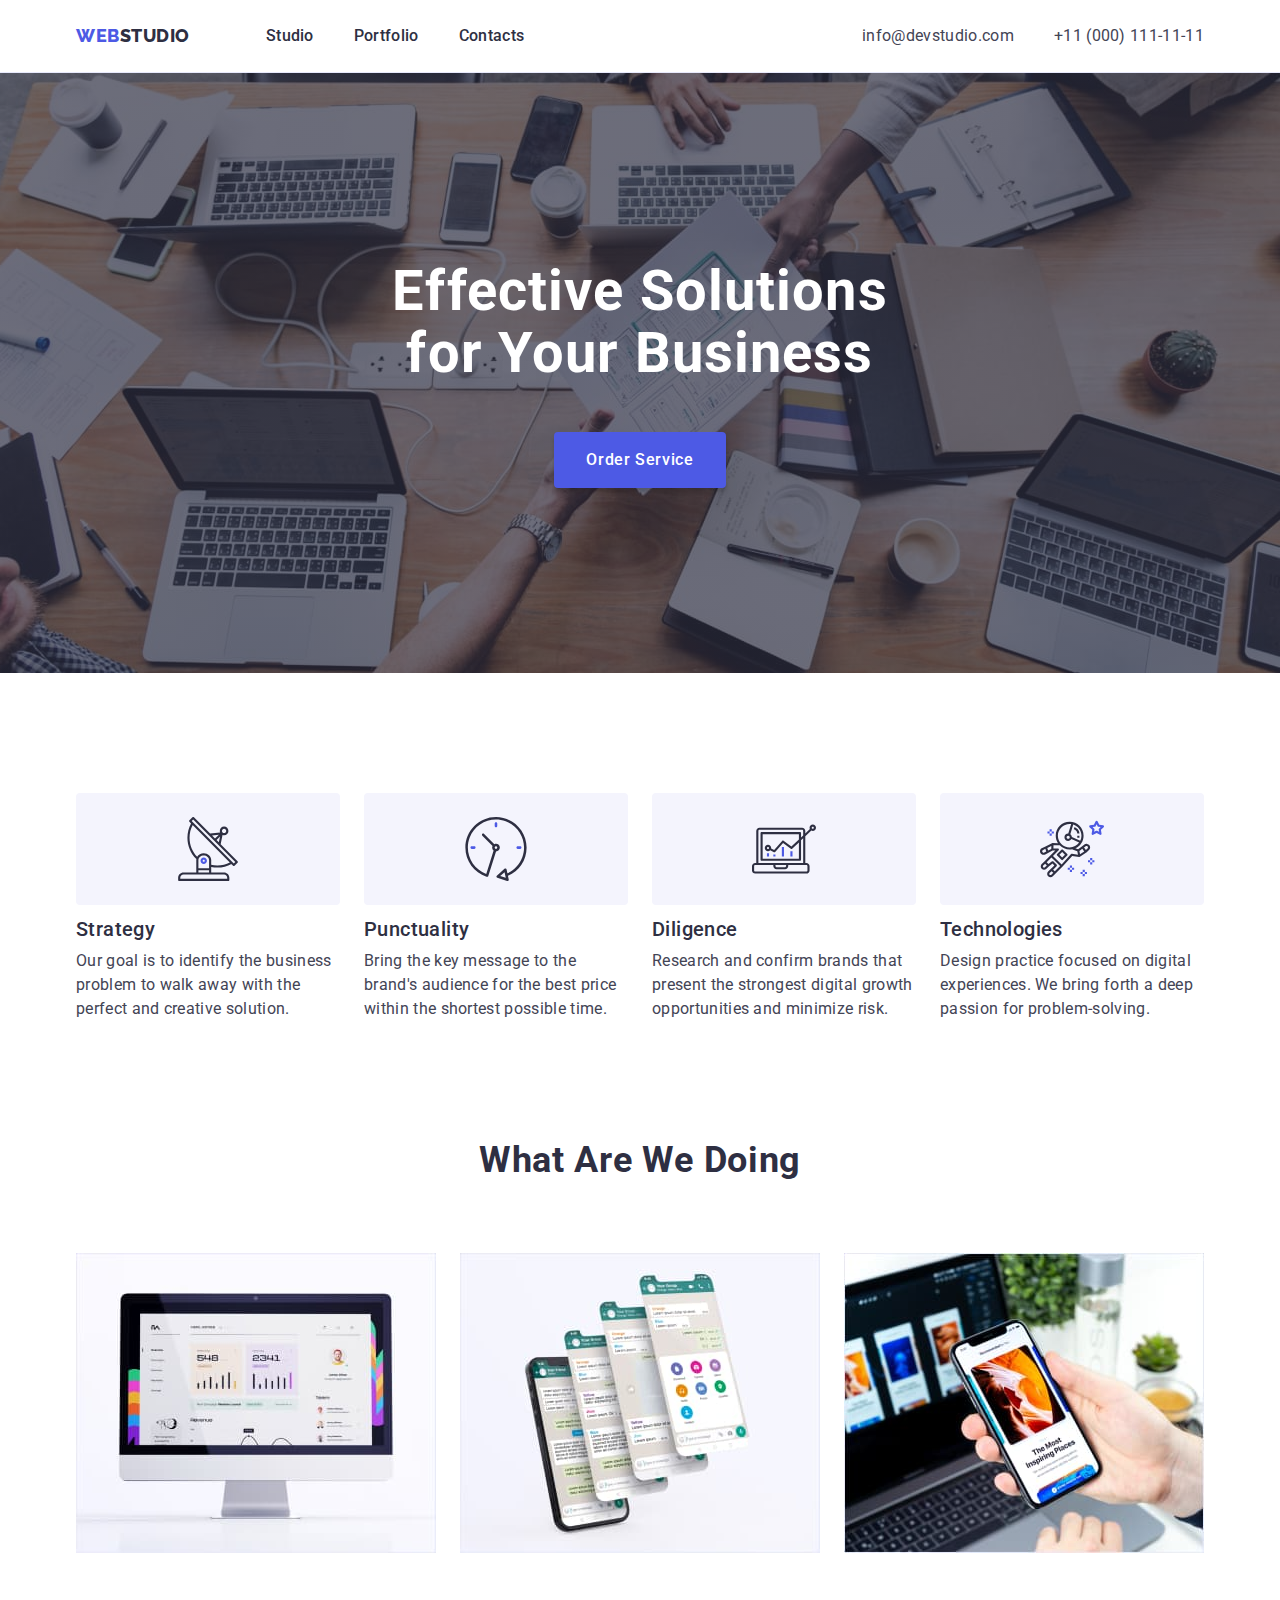
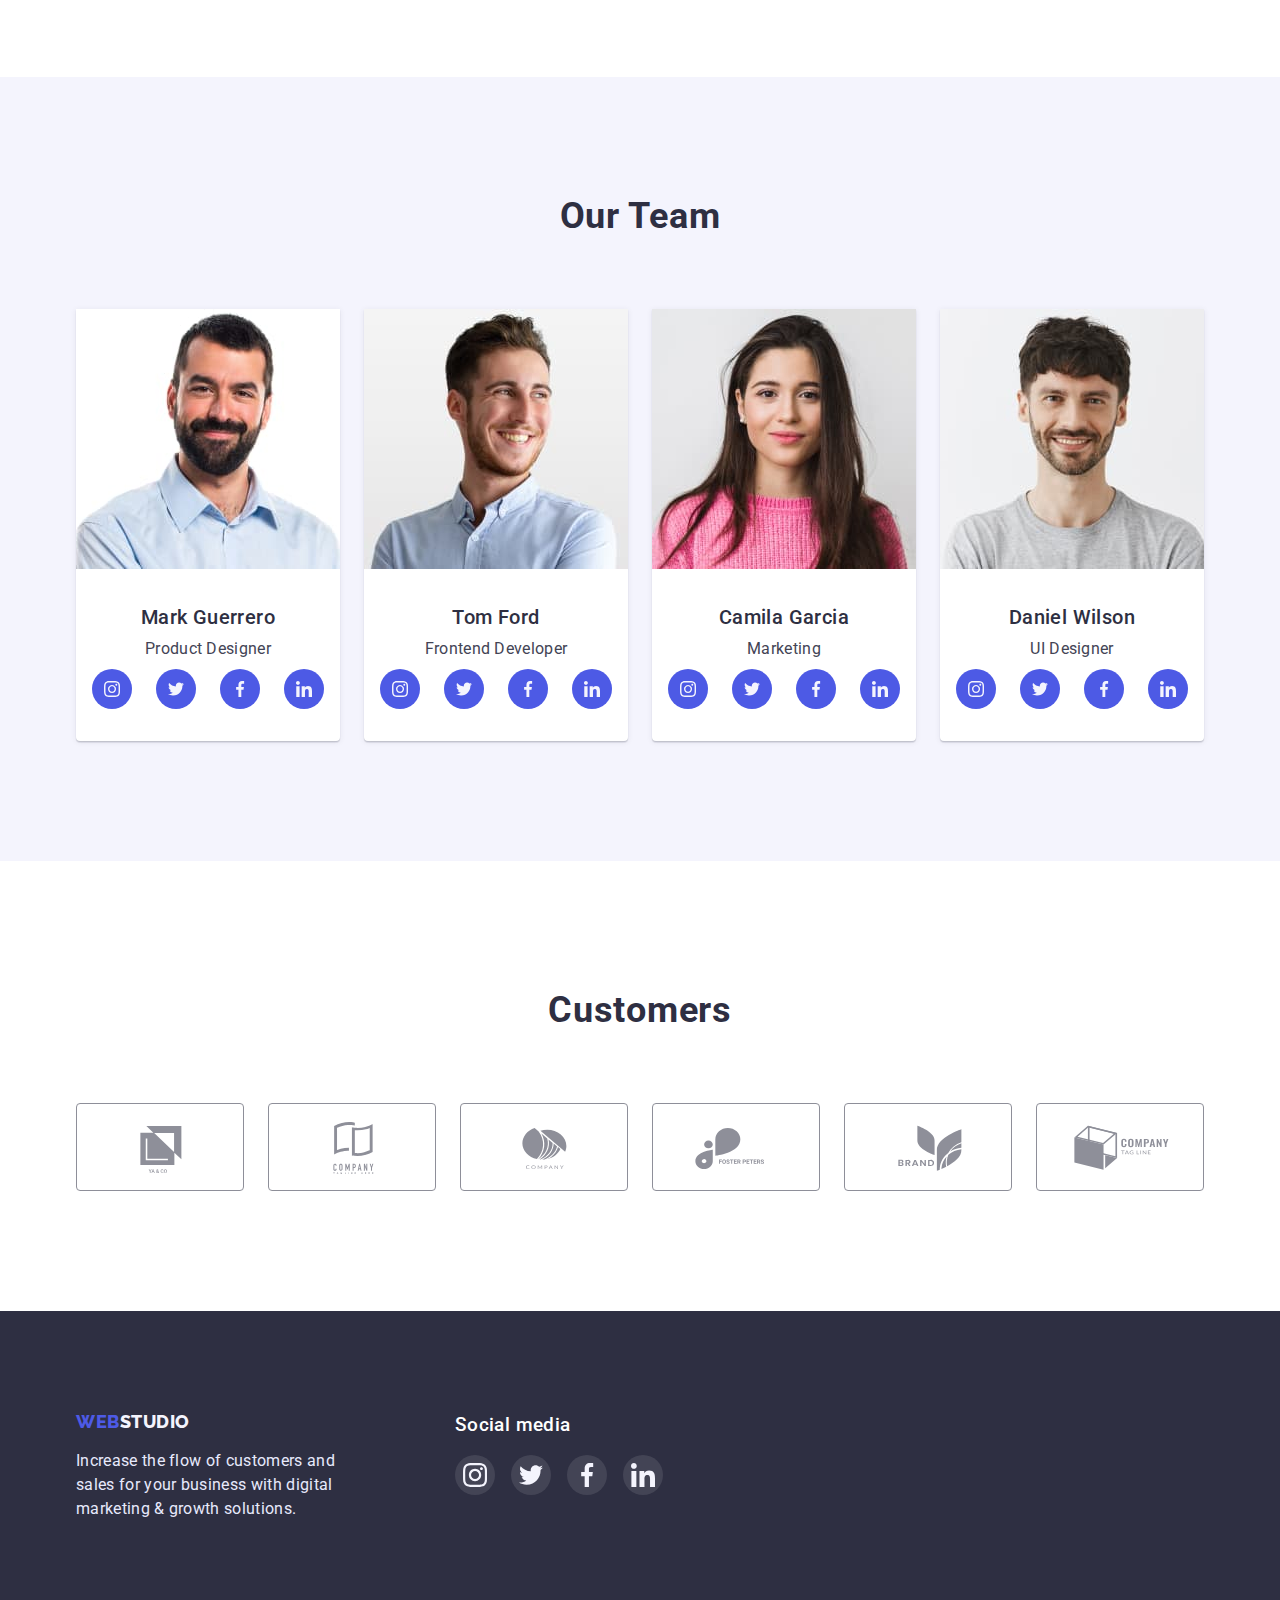
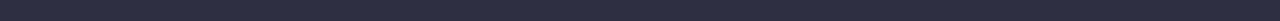
<file: index.html>
<!DOCTYPE html>
<html lang="en">
  <head>
    <meta charset="UTF-8" />
    <meta http-equiv="X-UA-Compatible" content="IE=edge" />
    <meta name="viewport" content="width=device-width, initial-scale=1.0" />
    <link rel="preconnect" href="https://fonts.googleapis.com" />
    <link rel="preconnect" href="https://fonts.gstatic.com" crossorigin />
    <link
      href="https://fonts.googleapis.com/css2?family=Raleway:wght@800&family=Roboto:wght@400;500;700;900&display=swap"
      rel="stylesheet"
    />
    <link
      rel="stylesheet"
      href="https://cdnjs.cloudflare.com/ajax/libs/modern-normalize/1.1.0/modern-normalize.min.css"
    />
    <link rel="stylesheet" href="./css/styles.css" />
    <title>Webstudio</title>
  </head>

  <body>
    <header class="nav-bar">
      <div class="nav-bar-container">
        <div class="logo-nav">
          <a class="logo-top" href=""
            ><span class="web-top">web</span
            ><span class="studio-top">studio</span></a
          >
          <nav>
            <ul class="nav-list">
              <li class="nav-item"><a class="nav-text" href="">Studio</a></li>
              <li class="nav-item">
                <a class="nav-text" href="./portfolio.html">Portfolio</a>
              </li>
              <li class="nav-item"><a class="nav-text" href="">Contacts</a></li>
            </ul>
          </nav>
        </div>
        <address>
          <ul class="address-list">
            <li class="address-item">
              <a class="address-text" href="mailto:info@devstudio.com"
                >info@devstudio.com</a
              >
            </li>
            <li class="address-item">
              <a class="address-text" href="tel:+110001111111"
                >+11 (000) 111-11-11</a
              >
            </li>
          </ul>
        </address>
      </div>
    </header>

    <main>
      <section class="hero">
        <div class="container">
          <h1 class="hero-text">Effective Solutions<br />for Your Business</h1>
          <button class="hero-button" type="button">Order Service</button>
        </div>
      </section>

      <section class="featurs">
        <div class="container">
          <ul class="featurs-list">
            <li class="featurs-item">
              <svg class="featurs-icons">
                <use href="./images/icons.svg#icon-antenna"></use>
              </svg>
              <h3 class="featurs-direction">Strategy</h3>
              <p class="featurs-text">
                Our goal is to identify the business problem to walk away with
                the perfect and creative solution.
              </p>
            </li>
            <li class="featurs-item">
              <svg class="featurs-icons">
                <use
                  class="featurs-icons"
                  href="./images/icons.svg#icon-clock"
                ></use>
              </svg>
              <h3 class="featurs-direction">Punctuality</h3>
              <p class="featurs-text">
                Bring the key message to the brand's audience for the best price
                within the shortest possible time.
              </p>
            </li>
            <li class="featurs-item">
              <svg class="featurs-icons">
                <use
                  class="featurs-icons"
                  href="./images/icons.svg#icon-diagram"
                ></use>
              </svg>
              <h3 class="featurs-direction">Diligence</h3>
              <p class="featurs-text">
                Research and confirm brands that present the strongest digital
                growth opportunities and minimize risk.
              </p>
            </li>
            <li class="featurs-item">
              <svg class="featurs-icons">
                <use
                  class="featurs-icons"
                  href="./images/icons.svg#icon-astronaut"
                ></use>
              </svg>
              <h3 class="featurs-direction">Technologies</h3>
              <p class="featurs-text">
                Design practice focused on digital experiences. We bring forth a
                deep passion for problem-solving.
              </p>
            </li>
          </ul>
        </div>
      </section>

      <section class="samples">
        <div class="container">
          <h2 class="samples-text">What are we doing</h2>
          <ul class="samples-list">
            <li class="samples-item">
              <img src="./images/img1.jpg" alt="monitor" width="360" />
            </li>
            <li class="samples-item">
              <img src="./images/img2.jpg" alt="smartphone" width="360" />
            </li>
            <li class="samples-item">
              <img
                src="./images/img3.jpg"
                alt="smartphone and laptop"
                width="360"
              />
            </li>
          </ul>
        </div>
      </section>

      <section class="team">
        <div class="container">
          <h2 class="team-text">Our Team</h2>
          <ul class="team-list">
            <li class="team-item">
              <img src="./images/mark.jpg" alt="portrait of Mark" width="264" />
              <div class="team-item-text">
                <h3 class="team-name">Mark Guerrero</h3>
                <p class="team-function">Product Designer</p>
                <ul class="team-icons-list">
                  <li>
                    <a class="team-icons" href="">
                      <svg width="16" height="16">
                        <use href="./images/icons.svg#icon-instagrams"></use>
                      </svg>
                    </a>
                  </li>
                  <li>
                    <a class="team-icons" href="">
                      <svg width="16" height="16">
                        <use href="./images/icons.svg#icon-twitters"></use>
                      </svg>
                    </a>
                  </li>
                  <li>
                    <a class="team-icons" href="">
                      <svg width="16" height="16">
                        <use href="./images/icons.svg#icon-facebooks"></use>
                      </svg>
                    </a>
                  </li>
                  <li>
                    <a class="team-icons" href="">
                      <svg width="16" height="16">
                        <use href="./images/icons.svg#icon-linkedins"></use>
                      </svg>
                    </a>
                  </li>
                </ul>
              </div>
            </li>
            <li class="team-item">
              <img src="./images/tom.jpg" alt="portrait of Tom" width="264" />
              <div class="team-item-text">
                <h3 class="team-name">Tom Ford</h3>
                <p class="team-function">Frontend Developer</p>
                <ul class="team-icons-list">
                  <li>
                    <a class="team-icons" href="">
                      <svg width="16" height="16">
                        <use href="./images/icons.svg#icon-instagrams"></use>
                      </svg>
                    </a>
                  </li>
                  <li>
                    <a class="team-icons" href="">
                      <svg width="16" height="16">
                        <use href="./images/icons.svg#icon-twitters"></use>
                      </svg>
                    </a>
                  </li>
                  <li>
                    <a class="team-icons" href="">
                      <svg width="16" height="16">
                        <use href="./images/icons.svg#icon-facebooks"></use>
                      </svg>
                    </a>
                  </li>
                  <li>
                    <a class="team-icons" href="">
                      <svg width="16" height="16">
                        <use href="./images/icons.svg#icon-linkedins"></use>
                      </svg>
                    </a>
                  </li>
                </ul>
              </div>
            </li>
            <li class="team-item">
              <img
                src="./images/camila.jpg"
                alt="portrait of Camila"
                width="264"
              />
              <div class="team-item-text">
                <h3 class="team-name">Camila Garcia</h3>
                <p class="team-function">Marketing</p>
                <ul class="team-icons-list">
                  <li>
                    <a class="team-icons" href="">
                      <svg width="16" height="16">
                        <use href="./images/icons.svg#icon-instagrams"></use>
                      </svg>
                    </a>
                  </li>
                  <li>
                    <a class="team-icons" href="">
                      <svg width="16" height="16">
                        <use href="./images/icons.svg#icon-twitters"></use>
                      </svg>
                    </a>
                  </li>
                  <li>
                    <a class="team-icons" href="">
                      <svg width="16" height="16">
                        <use href="./images/icons.svg#icon-facebooks"></use>
                      </svg>
                    </a>
                  </li>
                  <li>
                    <a class="team-icons" href="">
                      <svg width="16" height="16">
                        <use href="./images/icons.svg#icon-linkedins"></use>
                      </svg>
                    </a>
                  </li>
                </ul>
              </div>
            </li>
            <li class="team-item">
              <img
                src="./images/daniel.jpg"
                alt="portrait of Daniel"
                width="264"
              />
              <div class="team-item-text">
                <h3 class="team-name">Daniel Wilson</h3>
                <p class="team-function">UI Designer</p>
                <ul class="team-icons-list">
                  <li>
                    <a class="team-icons" href="">
                      <svg width="16" height="16">
                        <use href="./images/icons.svg#icon-instagrams"></use>
                      </svg>
                    </a>
                  </li>
                  <li>
                    <a class="team-icons" href="">
                      <svg width="16" height="16">
                        <use href="./images/icons.svg#icon-twitters"></use>
                      </svg>
                    </a>
                  </li>
                  <li>
                    <a class="team-icons" href="">
                      <svg width="16" height="16">
                        <use href="./images/icons.svg#icon-facebooks"></use>
                      </svg>
                    </a>
                  </li>
                  <li>
                    <a class="team-icons" href="">
                      <svg width="16" height="16">
                        <use href="./images/icons.svg#icon-linkedins"></use>
                      </svg>
                    </a>
                  </li>
                </ul>
              </div>
            </li>
          </ul>
        </div>
      </section>

      <section class="customers">
        <div class="container">
          <h2 class="customers-text">Customers</h2>
          <ul class="customers-list">
            <li>
              <a class="customers-items" href="">
                <svg class="customers-icons" width="104" height="56">
                  <use href="./images/icons.svg#icon-yaendco"></use>
                </svg>
              </a>
            </li>
            <li>
              <a class="customers-items" href="">
                <svg class="customers-icons" width="104" height="56">
                  <use href="./images/icons.svg#icon-taghere"></use>
                </svg>
              </a>
            </li>
            <li>
              <a class="customers-items" href="">
                <svg class="customers-icons" width="104" height="56">
                  <use href="./images/icons.svg#icon-company"></use>
                </svg>
              </a>
            </li>
            <li>
              <a class="customers-items" href="">
                <svg class="customers-icons" width="104" height="56">
                  <use href="./images/icons.svg#icon-foster"></use>
                </svg>
              </a>
            </li>
            <li>
              <a class="customers-items" href="">
                <svg class="customers-icons" width="104" height="56">
                  <use href="./images/icons.svg#icon-brand"></use>
                </svg>
              </a>
            </li>
            <li>
              <a class="customers-items" href="">
                <svg class="customers-icons" width="104" height="56">
                  <use href="./images/icons.svg#icon-tagline"></use>
                </svg>
              </a>
            </li>
          </ul>
        </div>
      </section>
    </main>

    <footer class="foot">
      <div class="foot-container">
        <div class="foot-logo">
          <a class="logo-bottom" href=""
            ><span class="web-bottom">web</span
            ><span class="studio-bottom">studio</span></a
          >
          <p class="advise">
            Increase the flow of customers and<br />sales for your business with
            digital<br />marketing & growth solutions.
          </p>
        </div>
        <div class="foot-network">
          <h3 class="foot-network-text">Social media</h3>
          <ul class="foot-network-list">
            <li>
              <a class="foot-icons" href="">
                <svg width="24" height="24">
                  <use href="./images/icons.svg#icon-instagramb"></use>
                </svg>
              </a>
            </li>
            <li>
              <a class="foot-icons" href="">
                <svg width="24" height="24">
                  <use href="./images/icons.svg#icon-twitterb"></use>
                </svg>
              </a>
            </li>
            <li>
              <a class="foot-icons" href="">
                <svg width="24" height="24">
                  <use href="./images/icons.svg#icon-facebookb"></use>
                </svg>
              </a>
            </li>
            <li>
              <a class="foot-icons" href="">
                <svg width="24" height="24">
                  <use href="./images/icons.svg#icon-linkedinb"></use>
                </svg>
              </a>
            </li>
          </ul>
        </div>
      </div>
    </footer>
  </body>
</html>
</file>
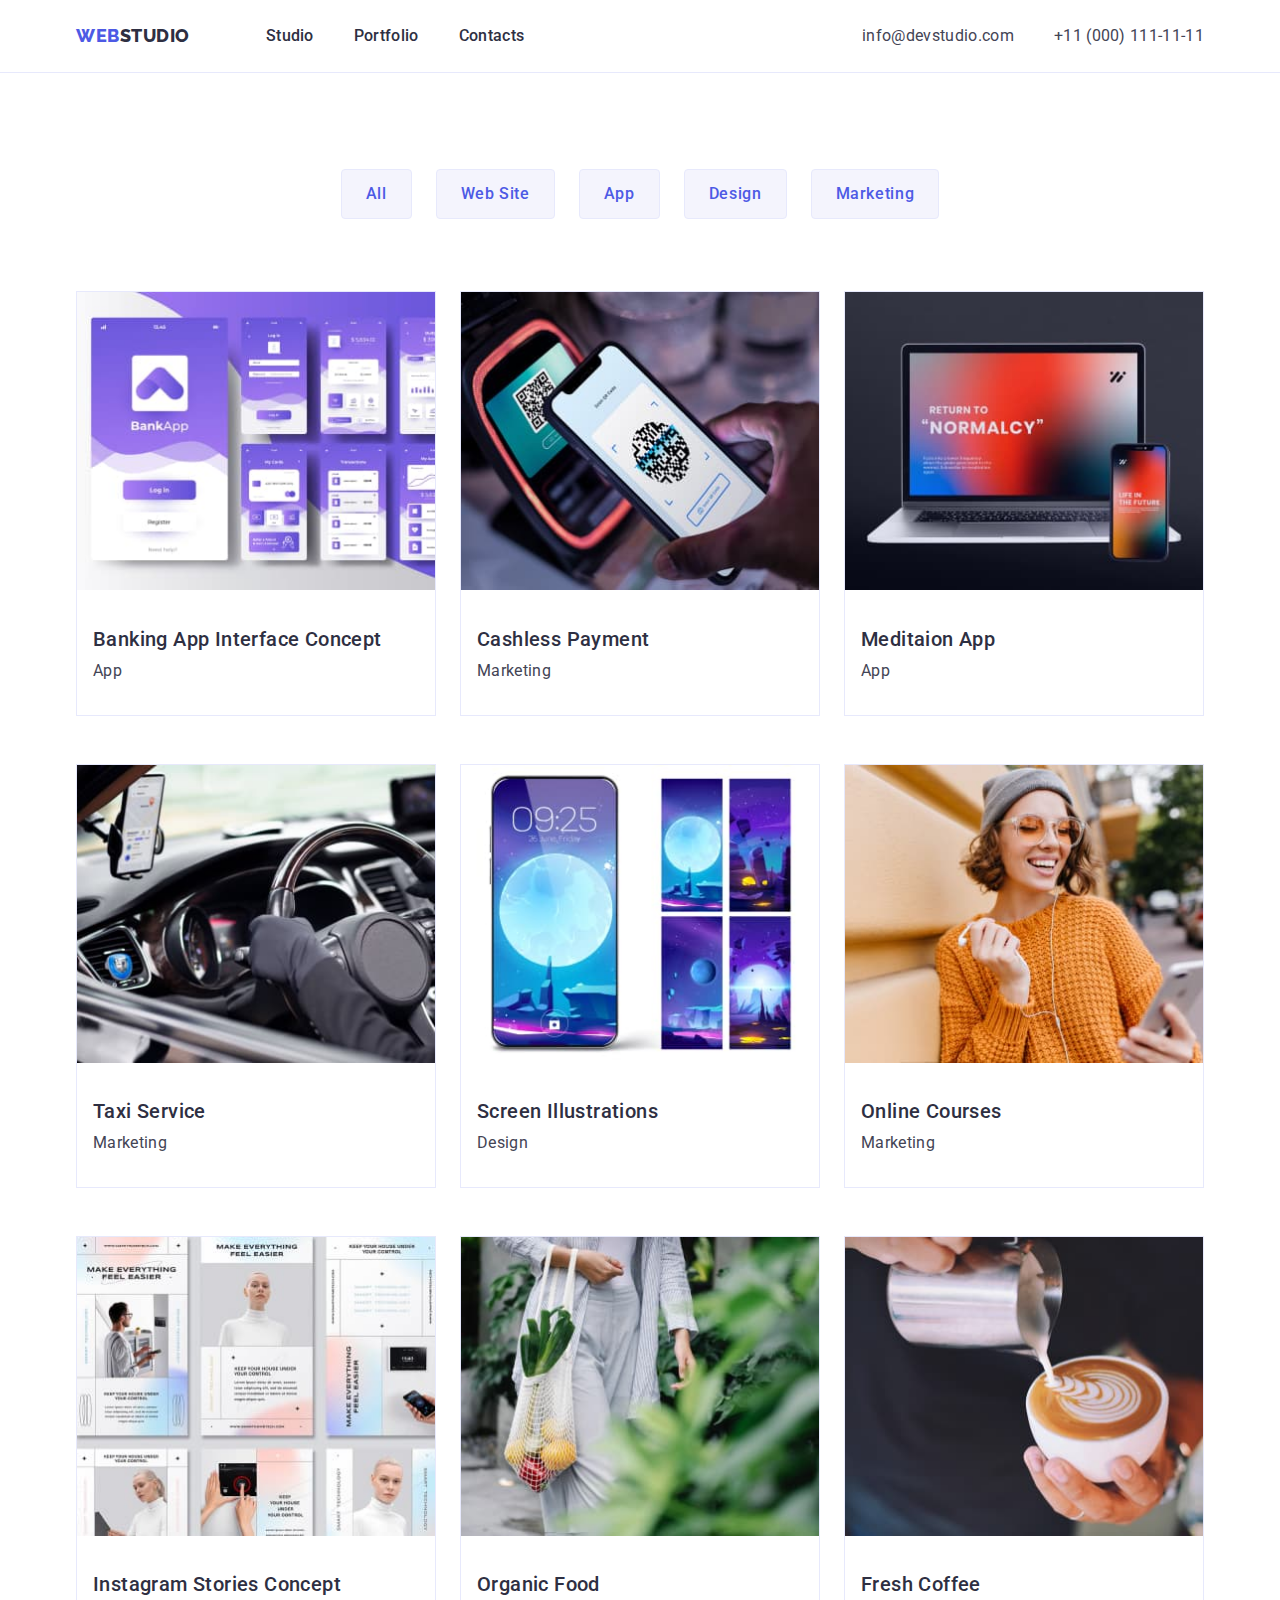
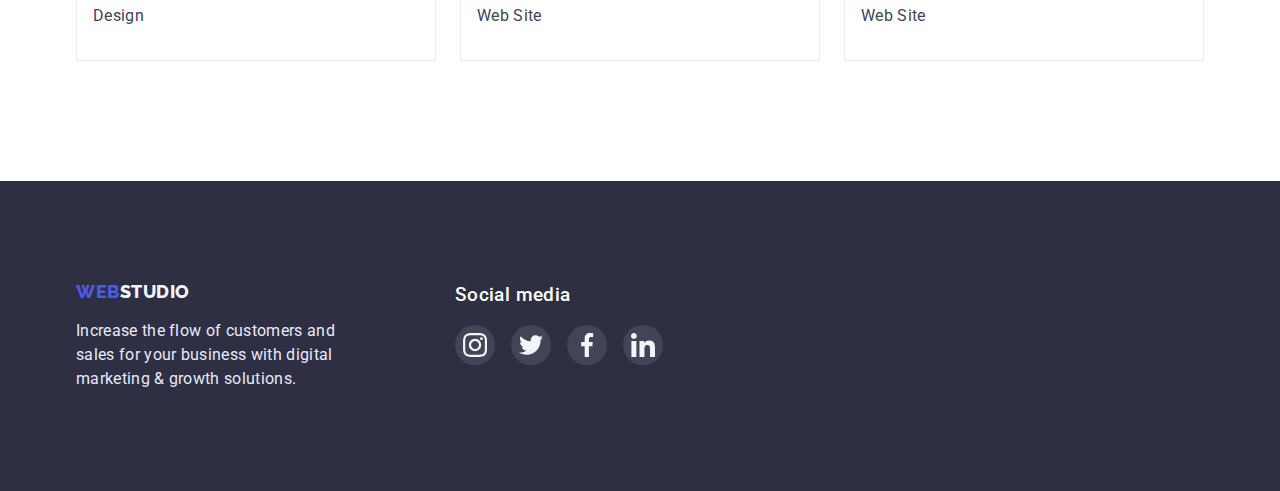
<file: portfolio.html>
<!DOCTYPE html>
<html lang="en">

<head>
  <meta charset="UTF-8" />
  <meta http-equiv="X-UA-Compatible" content="IE=edge" />
  <meta name="viewport" content="width=device-width, initial-scale=1.0" />
  <link rel="preconnect" href="https://fonts.googleapis.com" />
  <link rel="preconnect" href="https://fonts.gstatic.com" crossorigin />
  <link href="https://fonts.googleapis.com/css2?family=Raleway:wght@800&family=Roboto:wght@400;500;700;900&display=swap"
    rel="stylesheet" />
  <link rel="stylesheet"
    href="https://cdnjs.cloudflare.com/ajax/libs/modern-normalize/1.1.0/modern-normalize.min.css" />
  <link rel="stylesheet" href="./css/styles.css" />
  <title>Webstudio</title>
</head>

<body>
  <header class="nav-bar">
      <div class="nav-bar-container">
        <div class="logo-nav">
          <a class="logo-top" href="./index.html"
            ><span class="web-top">web</span
            ><span class="studio-top">studio</span></a
          >
          <nav>
            <ul class="nav-list">
              <li class="nav-item"><a class="nav-text" href="./index.html">Studio</a></li>
              <li class="nav-item">
                <a class="nav-text" href="">Portfolio</a>
              </li>
              <li class="nav-item"><a class="nav-text" href="">Contacts</a></li>
            </ul>
          </nav>
        </div>
        <address>
          <ul class="address-list">
            <li class="address-item">
              <a class="address-text" href="mailto:info@devstudio.com"
                >info@devstudio.com</a
              >
            </li>
            <li class="address-item">
              <a class="address-text" href="tel:+110001111111"
                >+11 (000) 111-11-11</a
              >
            </li>
          </ul>
        </address>
      </div>
    </header>

  <main>
    <section class="projects">
      <div class="container">
        <ul class="filters-list">
          <li class="filters-item"><button class="filters-text" type="button">All</button></li>
          <li class="filters-item"><button class="filters-text" type="button">Web Site</button></li>
          <li class="filters-item"><button class="filters-text" type="button">App</button></li>
          <li class="filters-item"><button class="filters-text" type="button">Design</button></li>
          <li class="filters-item"><button class="filters-text" type="button">Marketing</button></li>
        </ul>
        <ul class="projects-list">
          <li class="projects-item">
            <img src="./images/img1-1.jpg" alt="bank app screenshots" width="358" />
            <div class="projects-card">
              <h3 class="projects-direction">Banking App Interface Concept</h3>
              <p class="projects-text">App</h4>
            </div>
          </li>
          <li class="projects-item">
            <img src="./images/img1-2.jpg" alt="smartphone scans qr code" width="358" />
            <div class="projects-card">
              <h3 class="projects-direction">Cashless Payment</h3>
              <p class="projects-text">Marketing</h4>
            </div>
          </li>
          <li class="projects-item">
            <img src="./images/img1-3.jpg" alt="laptop and smartphone with app on screens" width="358" />
            <div class="projects-card">
              <h3 class="projects-direction">Meditaion App</h3>
              <p class="projects-text">App</h4>
            </div>
          </li>
          <li class="projects-item">
            <img src="./images/img2-1.jpg" alt="view of the driver's seat through the window" width="358" />
            <div class="projects-card">
              <h3 class="projects-direction">Taxi Service</h3>
              <p class="projects-text">Marketing</h4>
            </div>
          </li>
          <li class="projects-item">
            <img src="./images/img2-2.jpg" alt="phone and four screensavers to choose from" width="358" />
            <div class="projects-card">
              <h3 class="projects-direction">Screen Illustrations</h3>
              <p class="projects-text">Design</h4>
            </div>
          </li>
          <li class="projects-item">
            <img src="./images/img2-3.jpg" alt="girl with phone in hand" width="358" />
            <div class="projects-card">
              <h3 class="projects-direction">Online Courses</h3>
              <p class="projects-text">Marketing</h4>
            </div>
          </li>
          <li class="projects-item">
            <img src="./images/img3-1.jpg" alt="screenshots from instagram" width="358" />
            <div class="projects-card">
              <h3 class="projects-direction">Instagram Stories Concept</h3>
              <p class="projects-text">Design</h4>
            </div>
          </li>
          <li class="projects-item">
            <img src="./images/img3-2.jpg" alt="woman with a bag of vegetables" width="358" />
            <div class="projects-card">
              <h3 class="projects-direction">Organic Food</h3>
              <p class="projects-text">Web Site</h4>
            </div>
          </li>
          <li class="projects-item">
            <img src="./images/img3-3.jpg" alt="a cup of coffee" width="358" />
            <div class="projects-card">
              <h3 class="projects-direction">Fresh Coffee</h3>
              <p class="projects-text">Web Site</h4>
            </div>
          </li>
        </ul>
      </div>
    </section>
  </main>

   <footer class="foot">
      <div class="foot-container">
        <div class="foot-logo">
          <a class="logo-bottom" href="./index.html"
            ><span class="web-bottom">web</span
            ><span class="studio-bottom">studio</span></a
          >
          <p class="advise">
            Increase the flow of customers and<br />sales for your business with
            digital<br />marketing & growth solutions.
          </p>
        </div>
        <div class="foot-network">
          <h3 class="foot-network-text">Social media</h3>
          <ul class="foot-network-list">
            <li>
              <a class="foot-icons" href="">
                <svg width="24" height="24">
                  <use href="./images/icons.svg#icon-instagramb"></use>
                </svg>
              </a>
            </li>
            <li>
              <a class="foot-icons" href="">
                <svg width="24" height="24">
                  <use href="./images/icons.svg#icon-twitterb"></use>
                </svg>
              </a>
            </li>
            <li>
              <a class="foot-icons" href="">
                <svg width="24" height="24">
                  <use href="./images/icons.svg#icon-facebookb"></use>
                </svg>
              </a>
            </li>
            <li>
              <a class="foot-icons" href="">
                <svg width="24" height="24">
                  <use href="./images/icons.svg#icon-linkedinb"></use>
                </svg>
              </a>
            </li>
          </ul>
        </div>
      </div>
    </footer>
</body>

</html>
</file>
<file: css/styles.css>
:root {
  --font-weight-h: 500;
  --font-weight-hh: 700;
  --font-size-h: 20px;
  --font-size-hh: 36px;
  --line-height-hh: 1.1;
  --line-height-h: 1.2;
  --line-height-p: 1.5;
  --letter-spacing-h: 0.04em;
  --letter-spacing-p: 0.02em;
  --text-color: #434455;
  --hero-color: #2e2f42;
  --links-color: #4d5ae5;
  --hover-color: #404bbf;
  --magic-color: #ffffff;
  --accent-color: #e7e9fc;
  --background-color: #f4f4fd;
}

body {
  font-family: "Roboto", sans-serif;
  font-style: normal;
  background: #e5e5e5;
  color: var(--hero-color);
}

.container {
  width: 1158px;
  margin: 0 auto;
  padding-left: 15px;
  padding-right: 15px;
}

.nav-list,
.address-list,
.featurs-list,
.samples-list,
.team-list,
.filters-list,
.projects-list,
.customers-list,
.team-icons-list,
.foot-network-list,
.customers-list {
  list-style-type: none;
}

.filters-item:not(:last-child),
.featurs-item:not(:last-child),
.samples-item:not(:last-child),
.team-item:not(:last-child) {
  margin-right: 24px;
}

/* .featurs-item + .featurs-item = .featurs-item:not(:last-child) */

/* header */

.nav-bar {
  display: flex;
  padding-top: 24px;
  padding-bottom: 24px;
  background-color: var(--magic-color);
  border-bottom: 1px solid #e7e9fc;
}

.nav-bar-container {
  display: flex;
  justify-content: space-between;
  align-items: center;
  width: 1158px;
  margin: 0 auto;
  padding-left: 15px;
  padding-right: 15px;
}

.logo-nav {
  display: flex;
}

.logo-top {
  margin-right: 76px;
  text-decoration: none;
}

.web-top,
.studio-top {
  font-family: "Raleway";
  font-weight: 800;
  font-size: 18px;
  line-height: 1.3;
  letter-spacing: 0.03em;
  text-transform: uppercase;
}

.web-top {
  color: var(--links-color);
}

.studio-top {
  color: var(--hero-color);
}

.nav-list {
  display: flex;
  margin: 0;
  padding-left: 0;
}

.nav-item:not(:last-child),
.address-item:not(:last-child) {
  margin-right: 40px;
}

.nav-text {
  font-weight: var(--font-weight-h);
  line-height: var(--line-height-p);
  letter-spacing: var(--letter-spacing-p);
  color: var(--hero-color);
  text-decoration: none;
}

.address-list {
  display: flex;
  margin: 0;
  padding-left: 0;
}

.address-text {
  font-style: normal;
  line-height: var(--line-height-p);
  letter-spacing: var(--letter-spacing-p);
  color: var(--text-color);
  text-decoration: none;
}

.nav-text:hover,
.nav-text:focus,
.address-text:hover,
.address-text:focus {
  color: var(--hover-color);
}

/* main */

main {
  background-color: var(--magic-color);
}

/* hero */

.hero {
  max-width: 1440px;
  height: 600px;
  margin: 0 auto;
  padding-top: 188px;
  padding-bottom: 188px;
  text-align: center;
  background-color: var(--hero-color);
  background-image: linear-gradient(
      to right,
      rgba(46, 47, 66, 0.7),
      rgba(46, 47, 66, 0.7)
    ),
    url("../images/people-office.jpg");
  background-position: center;
}

.hero-text {
  margin: 0;
  font-weight: 700;
  font-size: 56px;
  line-height: 1.1;
  letter-spacing: 0.02em;
  color: var(--magic-color);
}

.hero-button {
  margin-top: 48px;
  padding: 16px 32px;
  font-family: "Roboto", sans-serif;
  font-style: normal;
  font-weight: var(--font-weight-h);
  line-height: var(--line-height-p);
  letter-spacing: var(--letter-spacing-h);
  background: var(--links-color);
  color: var(--magic-color);
  border: 0;
  box-shadow: 0px 4px 4px rgba(0, 0, 0, 0.15);
  border-radius: 4px;
  cursor: pointer;
}

.hero-button:hover,
.hero-button:focus {
  background: var(--hover-color);
}

/* feature */

.featurs {
  padding-top: 120px;
  padding-bottom: 120px;
}

.featurs-list {
  display: flex;
  margin: 0;
  padding-left: 0;
}

.featurs-icons {
  width: 264px;
  height: 112px;
  padding: 24px 100px;
  background: var(--background-color);
  border-radius: 4px;
}

.featurs-direction {
  margin: 0;
  margin-top: 8px;
  font-weight: var(--font-weight-h);
  font-size: var(--font-size-h);
  line-height: var(--line-height-h);
  letter-spacing: var(--letter-spacing-p);
  color: var(--hero-color);
}

.featurs-text {
  width: 264px;
  margin-top: 8px;
  margin-bottom: 0;
  line-height: var(--line-height-p);
  letter-spacing: var(--letter-spacing-p);
  color: var(--text-color);
}

/* samples */

.samples {
  padding-bottom: 120px;
}

.samples-text {
  margin-top: 0;
  margin-bottom: 72px;
  font-weight: var(--font-weight-hh);
  font-size: var(--font-size-hh);
  line-height: var(--line-height-hh);
  text-align: center;
  letter-spacing: 0.02em;
  text-transform: capitalize;
  color: var(--hero-color);
}

.samples-list {
  display: flex;
  margin: 0;
  padding-left: 0;
}

/* team */

.team {
  padding-top: 120px;
  padding-bottom: 120px;
  background-color: var(--background-color);
}

.team-text {
  margin-top: 0;
  margin-bottom: 72px;
  font-weight: var(--font-weight-hh);
  font-size: var(--font-size-hh);
  line-height: var(--line-height-hh);
  text-align: center;
  letter-spacing: 0.02em;
  text-transform: capitalize;
  color: var(--hero-color);
}

.team-list {
  display: flex;
  margin: 0;
  padding-left: 0;
}

.team-item {
  width: 264px;
  background: var(--magic-color);
  box-shadow: 0px 1px 6px rgba(46, 47, 66, 0.08),
    0px 1px 1px rgba(46, 47, 66, 0.16), 0px 2px 1px rgba(46, 47, 66, 0.08);
  border-radius: 0px 0px 4px 4px;
}

.team-name {
  margin-top: 0;
  margin-bottom: 8px;
  font-weight: var(--font-weight-h);
  font-size: var(--font-size-h);
  line-height: var(--line-height-h);
  text-align: center;
  letter-spacing: var(--letter-spacing-p);
  color: var(--hero-color);
}

.team-function {
  margin-top: 0;
  margin-bottom: 0;
  line-height: var(--line-height-p);
  text-align: center;
  letter-spacing: var(--letter-spacing-p);
  color: var(--text-color);
}

.team-item-text {
  padding: 32px 16px;
}

.team-icons-list {
  display: flex;
  justify-content: space-between;
  margin-top: 8px;
  padding: 0;
}

.team-icons {
  display: flex;
  justify-content: center;
  align-items: center;
  width: 40px;
  height: 40px;
  border-radius: 50%;
  background-color: var(--links-color);
}

.team-icons:hover,
.team-icons:focus {
  background-color: var(--hover-color);
}

/* customers */

.customers {
  padding-top: 130px;
  padding-bottom: 120px;
}

.customers-text {
  margin: 0;
  font-weight: var(--font-weight-hh);
  font-size: var(--font-size-hh);
  line-height: var(--line-height-hh);
  text-align: center;
  letter-spacing: 0.02em;
  text-transform: capitalize;
  color: var(--hero-color);
}

.customers-list {
  display: flex;
  justify-content: space-between;
  margin: 0;
  margin-top: 72px;
  padding: 0;
}

.customers-items {
  display: flex;
  justify-content: center;
  align-items: center;
  width: 168px;
  height: 88px;
  border: 1px solid #8e8f99;
  border-radius: 4px;
}

.customers-icons {
  fill: #8e8f99;
}

.customers-items:hover .customers-icons,
.customers-items:focus .customers-icons {
  fill: var(--hover-color);
}
.customers-items:hover,
.customers-items:focus {
  border: 1px solid var(--hover-color);
  border-radius: 4px;
}

/* footer */

.foot {
  background-color: var(--hero-color);
}

.foot-container {
  display: flex;
  width: 1158px;
  margin: 0 auto;
  padding-left: 15px;
  padding-right: 15px;
  padding-top: 100px;
  padding-bottom: 100px;
}

.logo-bottom {
  text-decoration: none;
}

.web-bottom,
.studio-bottom {
  font-family: "Raleway";
  font-weight: 800;
  font-size: 18px;
  line-height: 1.2;
  letter-spacing: 0.03em;
  text-transform: uppercase;
}

.web-bottom {
  color: var(--links-color);
}

.studio-bottom {
  color: var(--background-color);
}

.advise {
  margin-bottom: 0;
  line-height: var(--line-height-p);
  letter-spacing: var(--letter-spacing-p);
  color: var(--accent-color);
}

.foot-network {
  width: 208px;
  margin-left: 120px;
}

.foot-network-text {
  margin: 0;
  padding: 0;
  font-weight: var(--font-weight-h);
  line-height: var(--line-height-p);
  letter-spacing: var(--letter-spacing-p);
  color: var(--magic-color);
}

.foot-network-list {
  display: flex;
  justify-content: space-between;
  padding-left: 0;
  margin-bottom: 0;
}

.foot-icons {
  display: flex;
  justify-content: center;
  align-items: center;
  width: 40px;
  height: 40px;
  padding: 8px;
  border-radius: 50%;
  background-color: rgba(255, 255, 255, 0.1);
}

.foot-icons:hover,
.foot-icons:focus {
  background-color: #31d0aa;
}

/* Portfolio */

.projects {
  padding-top: 96px;
  padding-bottom: 120px;
}

.filters-list {
  display: flex;
  justify-content: center;
  margin: 0;
  padding-left: 0;
}

.filters-text {
  padding: 12px 24px;
  font-weight: var(--font-weight-h);
  line-height: var(--line-height-p);
  text-align: center;
  letter-spacing: var(--letter-spacing-h);
  color: var(--links-color);
  background: var(--background-color);
  border: 1px solid #e7e9fc;
  border-radius: 4px;
  cursor: pointer;
}

.filters-text:hover,
.filters-text:focus {
  color: var(--magic-color);
  background-color: var(--hover-color);
  border: 1px solid var(--hover-color);
  box-shadow: 0px 3px 1px rgba(0, 0, 0, 0.1), 0px 2px 1px rgba(0, 0, 0, 0.08),
    0px 2px 2px rgba(0, 0, 0, 0.12);
}

.projects-list {
  display: flex;
  justify-content: center;
  flex-wrap: wrap;
  margin-top: 72px;
  margin-bottom: 0;
  padding: 0;
}

.projects-item {
  width: 360px;
  margin-right: 24px;
  margin-bottom: 48px;
  border: 1px solid #e7e9fc;
}

.projects-item:hover,
.projects-item:focus {
  box-shadow: 0px 1px 6px rgba(46, 47, 66, 0.08),
    0px 1px 1px rgba(46, 47, 66, 0.16), 0px 2px 1px rgba(46, 47, 66, 0.08);
}

.projects-item:nth-child(3n) {
  margin-right: 0;
}

.projects-item:nth-last-child(-n + 3) {
  margin-bottom: 0;
}

.projects-card {
  padding-top: 32px;
  padding-bottom: 32px;
}

.projects-direction {
  margin-top: 0;
  margin-bottom: 8px;
  padding-left: 16px;
  font-weight: var(--font-weight-h);
  font-size: var(--font-size-h);
  line-height: var(--line-height-h);
  letter-spacing: var(--letter-spacing-p);
  color: var(--hero-color);
}

.projects-text {
  margin-top: 0;
  margin-bottom: 0;
  padding-left: 16px;
  line-height: var(--line-height-p);
  letter-spacing: var(--letter-spacing-p);
  color: var(--text-color);
}
</file>
